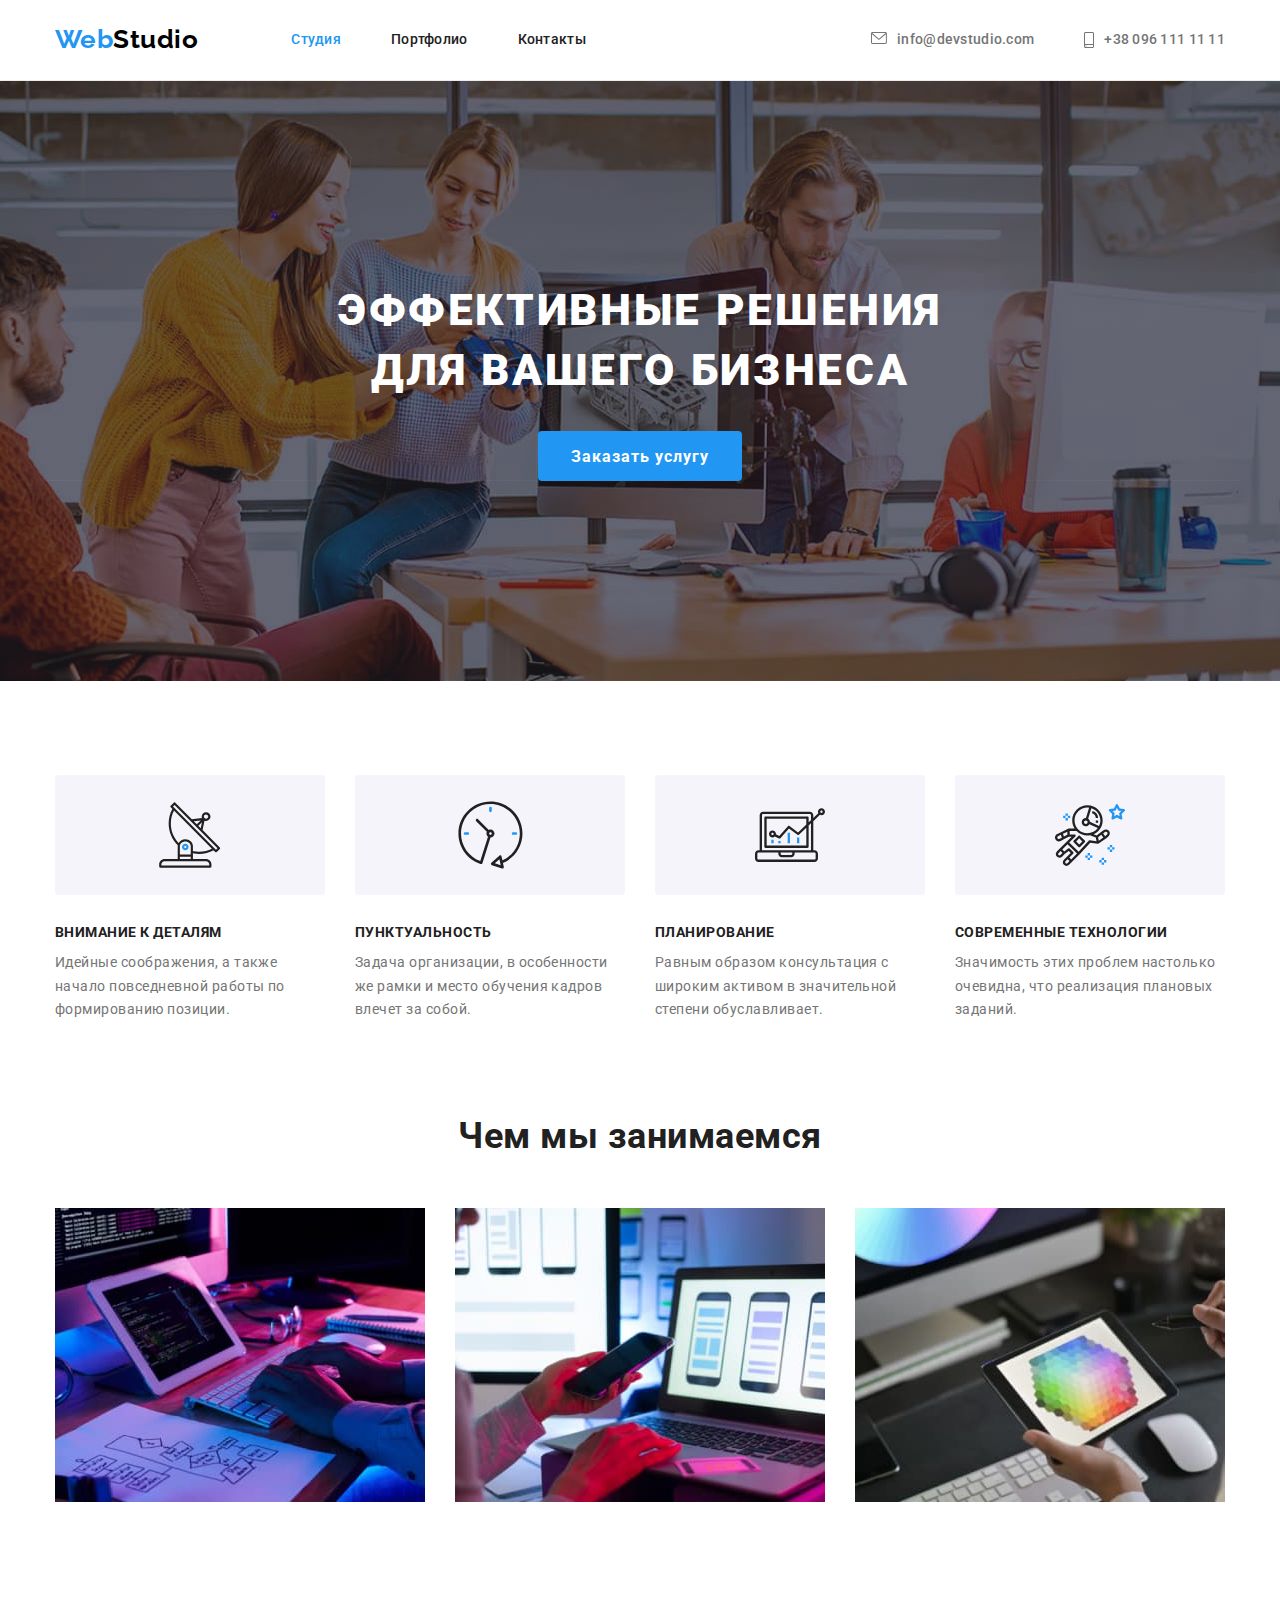
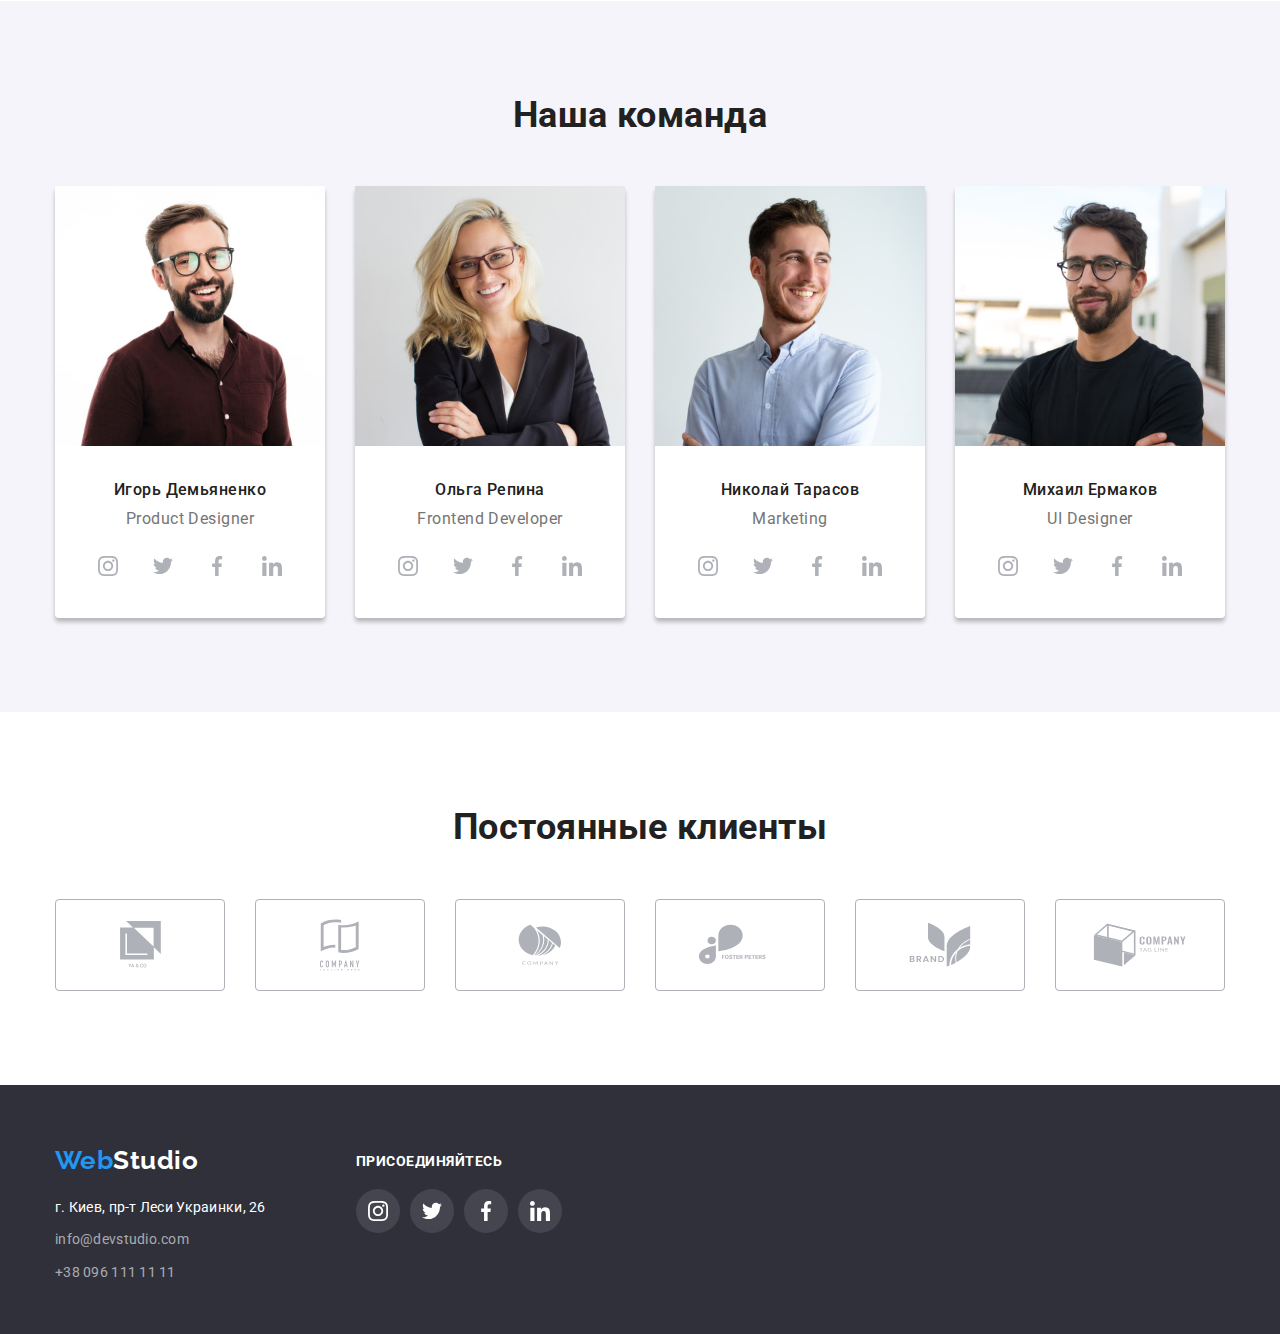
<file: index.html>
<!DOCTYPE html>
<html lang="ru">
<head>
    <meta charset="UTF-8">
    <meta http-equiv="X-UA-Compatible" content="IE=edge">
    <meta name="viewport" content="width=device-width, initial-scale=1.0">
    <title>Studio</title>

    <link rel="preconnect" href="https://fonts.googleapis.com">
    <link rel="preconnect" href="https://fonts.gstatic.com" crossorigin>
    <link 
    href="https://fonts.googleapis.com/css2?family=Raleway:wght@700&family=Roboto:wght@400;500;700;900&display=swap" 
    rel="stylesheet"
    />

    <link
    rel="stylesheet"
    href="https://cdnjs.cloudflare.com/ajax/libs/modern-normalize/1.0.0/modern-normalize.min.css"
    />

    <link rel="stylesheet" href="./css/styles.css"/>
</head>
<body class="page">
    <!--Шапка сайта-->
 <header class="page-header">

    <div class="container main-nav">

    <nav class="logo-and-nav">
        <!--Логотип сайта-->
     <a href="./" class="logo"><span class="web">Web</span>Studio</a>

     <!--Навигация на другие страницы-->
     <ul class="site-nav">
         <li class="nav-item"><a href="./" class="current-link">Студия</a></li>
         <li class="nav-item"><a href="./portfolio.html">Портфолио</a></li>
         <li class="nav-item"><a href="">Контакты</a></li>
     </ul>

     </nav>
       <!--Ссылка на почтовый ящик и контактный номер телефона-->
     <ul class="address-list contacts">
         <li class="address-item address-from-header">
           <a href="mailto:info@devstudio.com" class="letter" aria-label="Почтовый ящик">
            <svg class="postal-envelope" width="16" height="12">
              <use href="./images/symbol-defs.svg#icon-letter"></use>
            </svg>
            info@devstudio.com
          </a>
         </li>

         <li class="address-item address-from-header">           
           <a href="tel:+380961111111" class="phone" aria-label="Контактный телефон">
            <svg class="smartphone" width="10" height="16">
              <use href="./images/symbol-defs.svg#icon-smartphone"></use>
            </svg>
            +38 096 111 11 11
          </a>
        </li>
     </ul>

    </div>

<!--Конец шапки сайта-->  
 </header>

 <!--мэин - уникальный контент (меняющийся, который не повторяется на других страницах сайта)-->
 <main>
<!--Блог герой (главный заголовок страницы с кнопкой)-->
 
     <section class="hero section">
       <div class="hero-section container">
         <h1 class="title-of-hero">ЭФФЕКТИВНЫЕ РЕШЕНИЯ <br/>
            ДЛЯ ВАШЕГО БИЗНЕСА
         </h1>
         <button type="button" class="button-primary"><span class="order">Заказать услугу</span></button>
       </div>
     </section>
      

      <!--Второй сектор страницы (преимущества данной компании)-->
      <section class="section preview">
        <div class="container">
          <h2 class="hidden">В дальнейшем этот заголовок будет скрыт</h2>
          <ul class="future-list">
              <li class="item">
                <div class="benefits-icons">
                  <svg class="antenna" width="65.32" hight="70">
                    <use href="./images/symbol-defs.svg#icon-antenna"></use>
                  </svg>
                </div>
          <h3 class="advantages">ВНИМАНИЕ К ДЕТАЛЯМ</h3>
          <p class="description declaration">Идейные соображения, а также начало повседневной работы по формированию позиции.</p>
              </li>
              <li class="item">
                <div class="benefits-icons">
                  <svg class="clock" width="66.96" hight="70">
                    <use href="./images/symbol-defs.svg#icon-clock"></use>
                  </svg>
                </div>
            <h3 class="advantages">ПУНКТУАЛЬНОСТЬ</h3>
            <p class="description declaration">Задача организации, в особенности же рамки и место обучения кадров влечет за собой.</p>
              </li>
              <li class="item">
                <div class="benefits-icons">
                  <svg class="diagram" width="70" hight="70">
                    <use href="./images/symbol-defs.svg#icon-diagram"></use>
                  </svg>
                </div>
            <h3 class="advantages">ПЛАНИРОВАНИЕ</h3>
            <p class="description declaration">Равным образом консультация с широким активом в значительной степени обуславливает.</p>
            </li>
            <li class="item">
              <div class="benefits-icons">
                <svg class="astronaut" width="70" hight="70">
                  <use href="./images/symbol-defs.svg#icon-astronaut"></use>
                </svg>
              </div>
            <h3 class="advantages">СОВРЕМЕННЫЕ ТЕХНОЛОГИИ</h3>
            <p class="description declaration">Значимость этих проблем настолько очевидна, что реализация плановых заданий.</p>
            </li>    
          </ul>
        </div>
      </section>
      
      <!--Третий сектор с визуализацией работы компании (фотографии)-->
      <section class="section">
        <div class="container images">
          <h2 class="what-are-we-doing">Чем мы занимаемся</h2>
          <ul class="illustrations">
              <li class="illustration"><img src="./images/img1.jpg" alt="Code writing" width="370"></li>
              <li class="illustration"><img src="./images/img2.jpg" alt="Design" width="370"></li>
              <li class="illustration"><img src="./images/img3.jpg" alt="Stylization" width="370"></li>               
          </ul>
        </div>
      </section>

      <!--Четвертый сектор с фотографиями специалистов компании (с подписями)-->
      <section class="section our-team-container">
        <div class="container" >
          <h2 class="our-team">Наша команда</h2>
          <ul class="personalities">
              <li class="persona">
              <img src="./images/igor.jpg" alt="Igor Demyanenko is a Product Designer" width="270">
              <div class="buttom-of-persona">
              <h3>Игорь Демьяненко</h3>
              <p class="description">Product Designer</p>
              <ul class="social-links">
                <li>
                  <a class="source-icon" href="">
                    <svg class="social-network" width="20" height="20">
                      <use href="./images/symbol-defs.svg#icon-instagram"></use>
                    </svg>
                  </a>
                </li>

                <li>
                  <a class="source-icon" href="">
                    <svg class="social-network" width="20" height="20">
                      <use href="./images/symbol-defs.svg#icon-twitter"></use>
                    </svg>
                  </a>
                </li>

                <li>
                  <a class="source-icon" href="">
                    <svg class="social-network" width="20" height="20">
                      <use href="./images/symbol-defs.svg#icon-facebook"></use>
                    </svg>
                  </a>
                </li>

                <li>
                  <a class="source-icon" href="">
                    <svg class="social-network" width="20" height="20">
                      <use href="./images/symbol-defs.svg#icon-linkedin"></use>
                    </svg>
                  </a>
                </li>
              </ul>
              </div>
              </li>

              <li class="persona">
              <img src="./images/olga.jpg" alt="Olga Repina is a Frontend Developer" width="270">
              <div class="buttom-of-persona">
              <h3>Ольга Репина</h3>
              <p class="description">Frontend Developer</p>
              <ul class="social-links">
                <li>
                  <a class="source-icon" href="">
                    <svg class="social-network" width="20" height="20">
                      <use href="./images/symbol-defs.svg#icon-instagram"></use>
                    </svg>
                  </a>
                </li>

                <li>
                  <a class="source-icon" href="">
                    <svg class="social-network" width="20" height="20">
                      <use href="./images/symbol-defs.svg#icon-twitter"></use>
                    </svg>
                  </a>
                </li>

                <li>
                  <a class="source-icon" href="">
                    <svg class="social-network" width="20" height="20">
                      <use href="./images/symbol-defs.svg#icon-facebook"></use>
                    </svg>
                  </a>
                </li>

                <li>
                  <a class="source-icon" href="">
                    <svg class="social-network" width="20" height="20">
                      <use href="./images/symbol-defs.svg#icon-linkedin"></use>
                    </svg>
                  </a>
                </li>
              </ul>
              </div>
              </li>

              <li class="persona">
              <img src="./images/nikolay.jpg" alt="Nikolai Tarasov is a Marketing" width="270">
              <div class="buttom-of-persona">
              <h3>Николай Тарасов</h3>
              <p class="description">Marketing</p>
              <ul class="social-links">
                <li>
                  <a class="source-icon" href="">
                    <svg class="social-network" width="20" height="20">
                      <use href="./images/symbol-defs.svg#icon-instagram"></use>
                    </svg>
                  </a>
                </li>

                <li>
                  <a class="source-icon" href="">
                    <svg class="social-network" width="20" height="20">
                      <use href="./images/symbol-defs.svg#icon-twitter"></use>
                    </svg>
                  </a>
                </li>

                <li>
                  <a class="source-icon social-hover" href="">
                    <svg class="social-network" width="20" height="20">
                      <use href="./images/symbol-defs.svg#icon-facebook"></use>
                    </svg>
                  </a>
                </li>

                <li>
                  <a class="source-icon" href="">
                    <svg class="social-network" width="20" height="20">
                      <use href="./images/symbol-defs.svg#icon-linkedin"></use>
                    </svg>
                  </a>
                </li>
              </ul>
              </div>
              </li>

              <li class="persona">
              <img src="./images/mihail.jpg" alt="Mikhail Ermakov is a UI Designer" width="270">
              <div class="buttom-of-persona">
              <h3>Михаил Ермаков</h3>
              <p class="description">UI Designer</p>
              <ul class="social-links">
                <li>
                  <a class="source-icon" href="">
                    <svg class="social-network" width="20" height="20">
                      <use href="./images/symbol-defs.svg#icon-instagram"></use>
                    </svg>
                  </a>
                </li>

                <li>
                  <a class="source-icon" href="">
                    <svg class="social-network" width="20" height="20">
                      <use href="./images/symbol-defs.svg#icon-twitter"></use>
                    </svg>
                  </a>
                </li>

                <li>
                  <a class="source-icon" href="">
                    <svg class="social-network" width="20" height="20">
                      <use href="./images/symbol-defs.svg#icon-facebook"></use>
                    </svg>
                  </a>
                </li>

                <li>
                  <a class="source-icon" href="">
                    <svg class="social-network" width="20" height="20">
                      <use href="./images/symbol-defs.svg#icon-linkedin"></use>
                    </svg>
                  </a>
                </li>
              </ul>
              </div>
              </li>
          </ul>
        </div>
      </section>
 </main>

 <!--Секция постоянных клиентов-->

 <section class="section">
  <div class="container">
    <h2 class="regular-customers">Постоянные клиенты</h2>
    <ul class="our-clients">

    <li>
      <a class="customer" href="">
        <svg class="client-area ya-co" width="41" height="46.7">
          <use href="./images/symbol-defs.svg#icon-ya-co"></use>
        </svg>
      </a>
    </li>

    <li>
      <a class="customer" href="">
        <svg class="client-area tagline-here" width="40" height="52">
          <use href="./images/symbol-defs.svg#icon-tagline-here"></use>
        </svg>
      </a>
    </li>

    <li>
      <a class="customer" href="">
        <svg class="client-area company" width="43.46" height="41.18">
          <use href="./images/symbol-defs.svg#icon-company"></use>
        </svg>
      </a>
    </li>

    <li>
      <a class="customer" href="">
        <svg class="client-area peter-foster" width="84.44" height="40.62">
          <use href="./images/symbol-defs.svg#icon-peter-foster"></use>
        </svg>
      </a>
    </li>

    <li>
      <a class="customer" href="">
        <svg class="client-area brand" width="62.54" height="45.43">
          <use href="./images/symbol-defs.svg#icon-brand"></use>
        </svg>
      </a>
    </li>

    <li>
      <a class="customer" href="">
        <svg class="client-area company-tagline-here" width="93.79" height="43.93">
          <use href="./images/symbol-defs.svg#icon-company-tagline-here"></use>
        </svg>
      </a>
    </li>  

    </ul>
  </div>
 </section>

 
 <!--окончание мэйна (уникального контента, который не повторяется на других страницах сайта)-->

      <!--Подвал сайта (Логотип сайта с ссылкой на стартовую страницу + адрес с почтовым ящиком и контактным номером телефона)-->
      <footer class="footer">

        <div class="ending container">

        <div class="footer-adress-menu">
        <a href="./" class="logo logo-from-ending"><span class="web">Web</span></span><span class="studio">Studio</span></a>
        <address>
        <ul class="address-list">
        <li class="address-item address-from-footer"><a href="https://goo.gl/maps/rf6R2WwhsUxqRuNf8" class="main-adress">г. Киев, пр-т Леси Украинки, 26</a></li>
        <li class="address-item address-from-footer"><a href="mailto:info@devstudio.com">info@devstudio.com</a></li>
        <li class="address-item address-from-footer"><a href="tel:+380961111111">+38 096 111 11 11</a></li>
        </ul>
        </address>
        </div>

        <div class="footer-socials">
        <h3 class="join">Присоединяйтесь</h3>
        <ul class="footer-icons">
          <li>
            <a class="last-socials" href="">
              <svg class="footer-social-network" width="20" height="20">
                <use href="./images/symbol-defs.svg#icon-instagram"></use>
              </svg>
            </a>
          </li>

          <li>
            <a class="last-socials" href="">
              <svg class="footer-social-network" width="20" height="20">
                <use href="./images/symbol-defs.svg#icon-twitter"></use>
              </svg>
            </a>
          </li>

          <li>
            <a class="last-socials" href="">
              <svg class="footer-social-network" width="20" height="20">
                <use href="./images/symbol-defs.svg#icon-facebook"></use>
              </svg>
            </a>
          </li>

          <li>
            <a class="last-socials" href="">
              <svg class="footer-social-network" width="20" height="20">
                <use href="./images/symbol-defs.svg#icon-linkedin"></use>
              </svg>
            </a>
          </li>
        </ul>
        </div>

        </div>
        
     
      </footer>
</body>

</html>
</file>
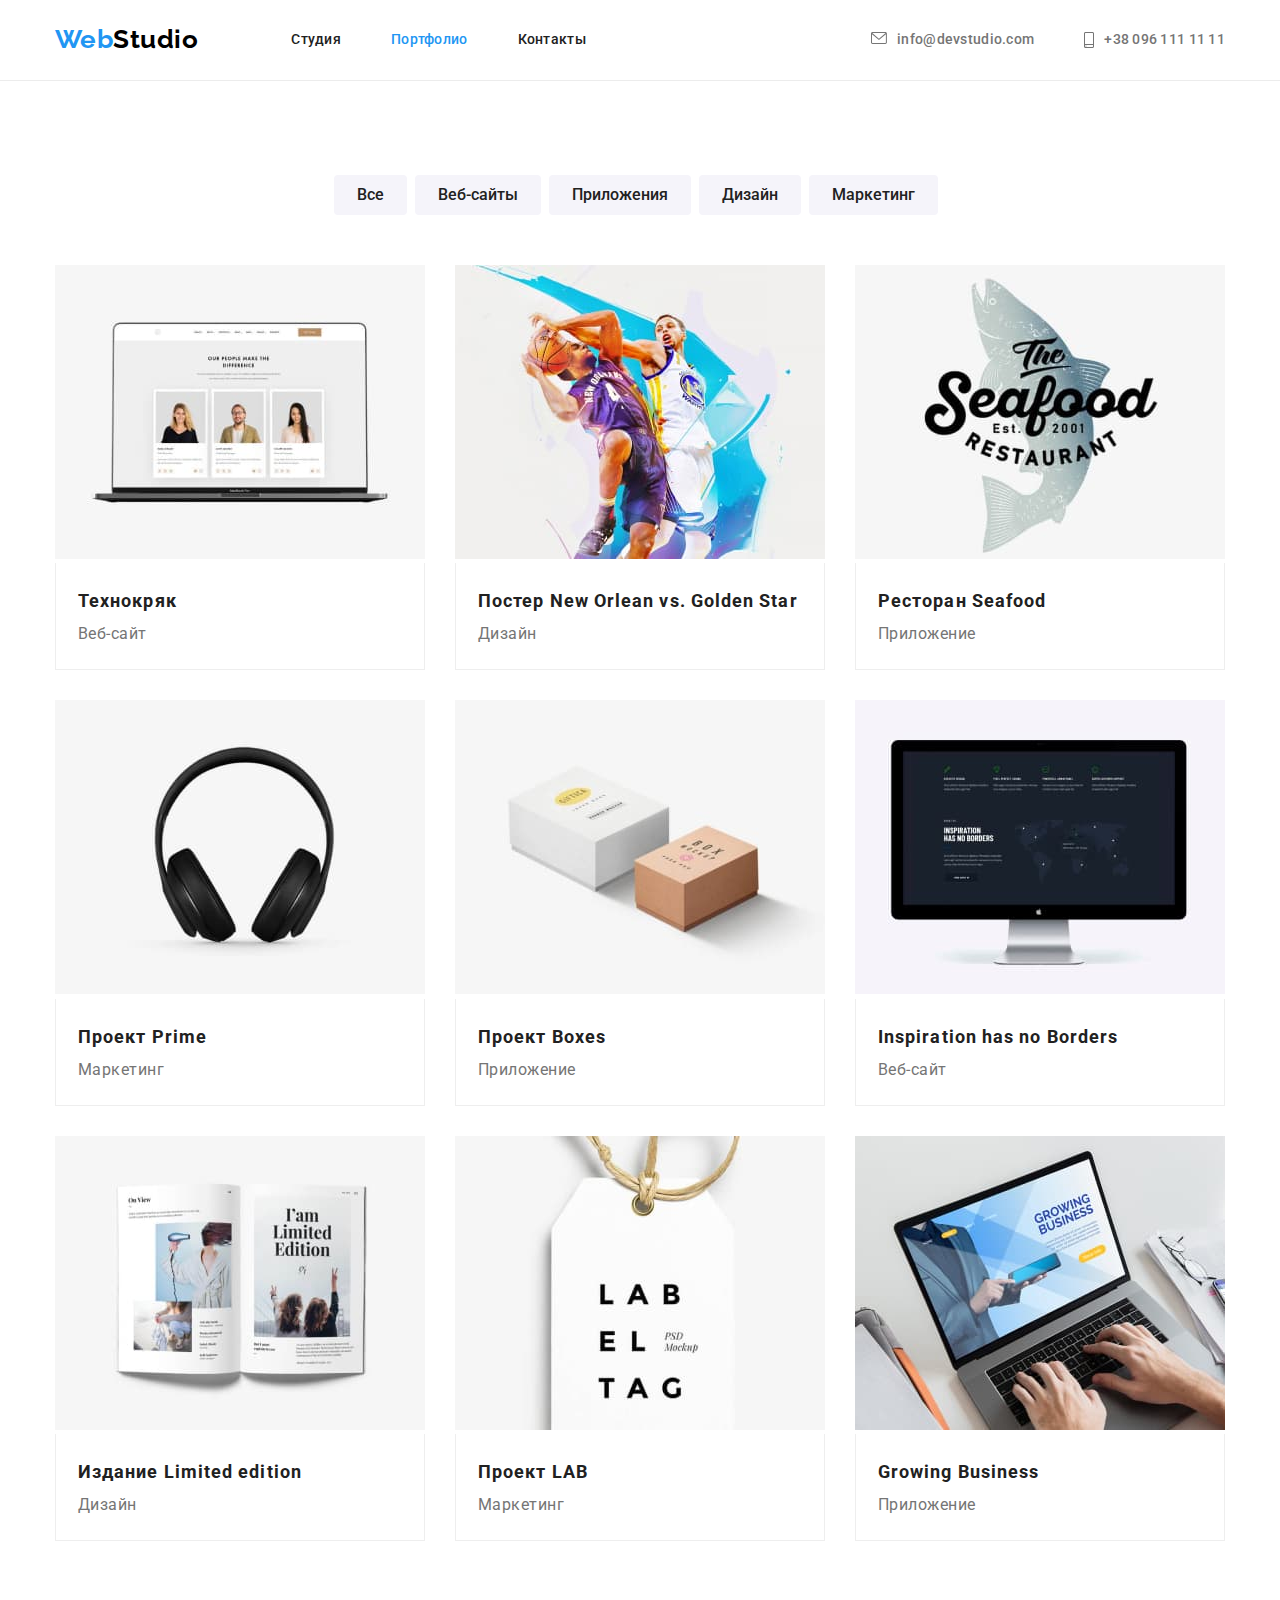
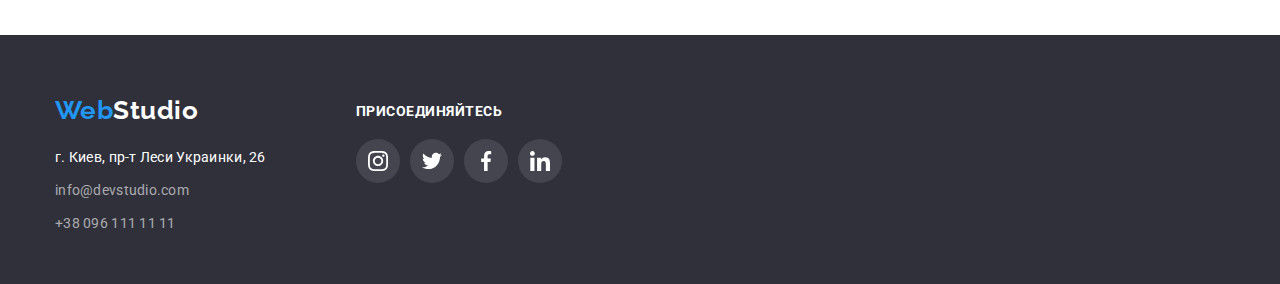
<file: portfolio.html>
<!DOCTYPE html>
<html lang="ru">
<head>
    <meta charset="UTF-8">
    <meta http-equiv="X-UA-Compatible" content="IE=edge">
    <meta name="viewport" content="width=device-width, initial-scale=1.0">
    <title>Portfolio</title>

    <link rel="preconnect" href="https://fonts.googleapis.com">
    <link rel="preconnect" href="https://fonts.gstatic.com" crossorigin>
    <link 
    href="https://fonts.googleapis.com/css2?family=Raleway:wght@700&family=Roboto:wght@400;500;700;900&display=swap" 
    rel="stylesheet"
    />

    <link
    rel="stylesheet"
    href="https://cdnjs.cloudflare.com/ajax/libs/modern-normalize/1.0.0/modern-normalize.min.css"
    />

    <link rel="stylesheet" href="./css/styles.css"/>
</head>
 <body class="page">
 <!--Шапка сайта-->
 <header class="page-header">

    <div class="container main-nav">

     <nav class="logo-and-nav">
     <!--Логотип сайта-->
     <a href="./" class="logo"><span class="web">Web</span>Studio</a>

     <!--Навигация на другие страницы-->
     <ul class="site-nav">
         <li class="nav-item"><a href="./index.html">Студия</a></li>
         <li class="nav-item"><a href="./portfolio.html" class="current-link">Портфолио</a></li>
         <li class="nav-item"><a href="">Контакты</a></li>
     </ul>
     </nav>

       <!--Ссылка на почтовый ящик и контактный номер телефона-->
       <ul class="address-list contacts">
        <li class="address-item address-from-header">
          <a href="mailto:info@devstudio.com" class="letter" aria-label="Почтовый ящик">
           <svg class="postal-envelope" width="16" height="12">
             <use href="./images/symbol-defs.svg#icon-letter"></use>
           </svg>
           info@devstudio.com
         </a>
        </li>

        <li class="address-item address-from-header">           
          <a href="tel:+380961111111" class="phone" aria-label="Контактный телефон">
           <svg class="smartphone" width="10" height="16">
             <use href="./images/symbol-defs.svg#icon-smartphone"></use>
           </svg>
           +38 096 111 11 11
         </a>
       </li>
       </ul>

    </div>
    
<!--Конец шапки сайта-->
 </header>

 <!--мэин - уникальный контент (меняющийся, который не повторяется на других страницах сайта)-->
 <main>

    <!--Список из кнопок (фильтр)(функционал будет подключен позже)-->
        <section class="filter section">

        <div class="container">

        <h1 class="hidden">В дальнейшем этот заголовок будет скрыт</h1>              
        <ul class="switchers">        
        <li class="switcher-items"><button type="button" class="button-secondary">Все</button></li>
        <li class="switcher-items"><button type="button" class="button-secondary">Веб-сайты</button></li>
        <li class="switcher-items"><button type="button" class="button-secondary apps">Приложения</button></li>
        <li class="switcher-items"><button type="button" class="button-secondary design">Дизайн</button></li>
        <li class="switcher-items"><button type="button" class="button-secondary marketing">Маркетинг</button></li>
        </ul>        
           
     <!--Список с демонстрацией практической деятельности компании(картинки-ссылки)-->

     <ul class="cards">

     <li class="our-experience">
     <a href="#">
     <img src="./images/ourpeople.jpg" alt="Our people make the difference" width="370"/>
     <div class="our-pride">
     <h2 class="title-cards">Технокряк</h2>
     <p class="description cards-description">Веб-сайт</p>
     </div>
     </a>
     </li>

     <li class="our-experience">
     <a href="#">
     <img src="./images/poster.jpg" alt="Poster New Orlean vs. Golden Star" width="370"/>
     <div class="our-pride">
     <h2 class="title-cards">Постер New Orlean vs. Golden Star</h2>
     <p class="description cards-description">Дизайн</p>
     </div>
     </a>
     </li>

     <li class="our-experience">
     <a href="#">
     <img src="./images/seafood.jpg" alt="Restaurant Seafood" width="370"/>
     <div class="our-pride">
     <h2 class="title-cards">Ресторан Seafood</h2>
     <p class="description cards-description">Приложение</p>
     </div>
     </a>
     </li>

     <li class="our-experience">
     <a href="#">
     <img src="./images/headphones.jpg" alt="Project Prime" width="370"/>
     <div class="our-pride">
     <h2 class="title-cards">Проект Prime</h2>
     <p class="description cards-description">Маркетинг</p>
     </div>
     </a>
     </li>

     <li class="our-experience">
     <a href="#">
     <img src="./images/boxes.jpg" alt="Project Boxes" width="370"/>
     <div class="our-pride">
     <h2 class="title-cards">Проект Boxes</h2>
     <p class="description cards-description">Приложение</p>
     </div>
     </a>
     </li>

     <li class="our-experience">
     <a href="#">
     <img src="./images/monitor.jpg" alt="Inspiration has no borders" width="370"/>
     <div class="our-pride">
     <h2 class="title-cards">Inspiration has no Borders</h2>
     <p class="description cards-description">Веб-сайт</p>
     </div>
     </a>
     </li>

     <li class="our-experience">
     <a href="#">
     <img src="./images/magazine.jpg" alt="Magazine Limited edition" width="370"/>
     <div class="our-pride">
     <h2 class="title-cards">Издание Limited edition</h2>
     <p class="description cards-description">Дизайн</p>
     </div>
     </a>
     </li>

     <li class="our-experience">
     <a href="#">
     <img src="./images/lab.jpg" alt="Project LAB" width="370"/>
     <div class="our-pride">
     <h2 class="title-cards">Проект LAB</h2>
     <p class="description cards-description">Маркетинг</p>
     </div>
     </a>
     </li>

     <li class="our-experience">
     <a href="#">
     <img src="./images/laptop.jpg" alt="Growing business" width="370"/>
     <div class="our-pride">
     <h2 class="title-cards">Growing Business</h2>
     <p class="description cards-description">Приложение</p>
     </div>
     </a>
     </li>

     </ul>

     </div>
    </section>

 </main>

  <!--окончание мэйна (уникального контента, который не повторяется на других страницах сайта)-->

      <!--Подвал сайта (Логотип сайта с ссылкой на стартовую страницу + адрес с почтовым ящиком и контактным номером телефона)-->
      <footer class="footer">

        <div class="ending container">

        <div class="footer-adress-menu">
        <a href="./" class="logo logo-from-ending"><span class="web">Web</span></span><span class="studio">Studio</span></a>
        <address>
        <ul class="address-list">
        <li class="address-item address-from-footer"><a href="https://goo.gl/maps/rf6R2WwhsUxqRuNf8" class="main-adress">г. Киев, пр-т Леси Украинки, 26</a></li>
        <li class="address-item address-from-footer"><a href="mailto:info@devstudio.com">info@devstudio.com</a></li>
        <li class="address-item address-from-footer"><a href="tel:+380961111111">+38 096 111 11 11</a></li>
        </ul>
        </address>
        </div>

        <div class="footer-socials">
        <h3 class="join">Присоединяйтесь</h3>
        <ul class="footer-icons">
          <li>
            <a class="last-socials" href="">
              <svg class="footer-social-network" width="20" height="20">
                <use href="./images/symbol-defs.svg#icon-instagram"></use>
              </svg>
            </a>
          </li>

          <li>
            <a class="last-socials" href="">
              <svg class="footer-social-network" width="20" height="20">
                <use href="./images/symbol-defs.svg#icon-twitter"></use>
              </svg>
            </a>
          </li>

          <li>
            <a class="last-socials" href="">
              <svg class="footer-social-network" width="20" height="20">
                <use href="./images/symbol-defs.svg#icon-facebook"></use>
              </svg>
            </a>
          </li>

          <li>
            <a class="last-socials" href="">
              <svg class="footer-social-network" width="20" height="20">
                <use href="./images/symbol-defs.svg#icon-linkedin"></use>
              </svg>
            </a>
          </li>
        </ul>
        </div>

        </div>
        
     
      </footer>
</body>

</html>
</file>
<file: css/styles.css>
:root {
    --primary-text-color: #212121;
    --description-text-color: #757575;
    --primary-white-color: #FFFFFF;
    --accent-blue-color: #2196F3;
    --active-color: #4682B4;
    --background-color-for-main-page: #E5E5E5;
    --decoration-line: #2F303A;
    --highlight-color: #000000;
    --social-links-color: #AFB1B8;
    }

/*общая стилизация страницы*/
.page {       
    font-family: Roboto, sans-serif;
    color: var(--primary-text-color);
    letter-spacing: 0.03em;
    }

    h1,
    h2,
    h3,
    h4,
    h5,
    h6 {
    margin: 0;
    }

    p {
    margin: 0;
    }

    ul {
    margin: 0;
    padding: 0;
    }

 .container {
      max-width: 1200px;
      padding-left: 15px;
      padding-right: 15px;
      margin-left: auto;
      margin-right: auto;      
      } 

 .section {
    padding-top: 94px;
    padding-bottom: 94px;    
    }



 /*уборка всех маркеров со всех списков*/
 ul {
    list-style: none;
 } 

 /* уборка всех подчеркиваний у ссылок */
 a {
    text-decoration: none;
 }

/*уборка всех лишних заголовков*/
.hidden {
   display: none;
 }

/*стилизация всех подписей (абзацы) в серый цвет, согласно макету)*/
 .description {
    color: var(--description-text-color);    
 } 

 /*стилизация шапки страницы логотипа (включая версию логотипа подвала)*/

 .main-nav {
    display: flex;    
    align-items: center;              
 }

 .logo-and-nav {
   display: flex;    
   align-items: center;      
 }


 .page-header {
    background-color: var(--primary-white-color);
    justify-content: space-between;
    border-bottom: 1px solid #ECECEC;      
 } 

 .address-from-header:not(:last-child) {
   margin-right: 50px;
 }

 .nav-item:not(:last-child) {
   margin-right: 50px;
 }

 .logo {
    color: var(--highlight-color);
    font-family: Raleway;
    font-weight: 700;
    font-size: 26px;
    line-height: 1.19;

    text-decoration: none;
    display: flex;    
    align-items: center;
    margin-right: 93px;     
    text-decoration: none;
    padding-top: 24px;
    padding-bottom: 25px;    
    }
 
 .logo > .web {
    color: var(--accent-blue-color);
 }

 .logo > .studio {
    color: var(--primary-white-color);
 } 

 .logo:hover, .logo:focus {
    color: #7B68EE;
  }

 .logo:active {
     color: var(--active-color);
  }

 /*навигация по сайту (ссылки на разделы сайта)*/
 .site-nav a {
    color: inherit;
    display: block;
    padding-top: 32px;
    padding-bottom: 32px;    
 }
 
 .site-nav {
   font-weight: 500;
   font-size: 14px;
   line-height: 1.14;
   letter-spacing: 0.02em;
   display: flex;    
    align-items: center;
        
 }

  .nav-item a:hover, a:focus {
    color: var(--accent-blue-color);
 }
 .nav-item a:active {
    color: var(--active-color);
 }

 .site-nav .nav-item .current-link {
    color: var(--accent-blue-color);
 }

 /*адреса и контактные данные*/
 .address-list {
   font-weight: 500;
   font-size: 14px;
   line-height: 1.14;
   letter-spacing: 0.02em;
 }
   .main-adress {
   color: #FFFFFF;
   font-style: normal;
   font-weight: 400;
   font-size: 14px;
   line-height: 1.71;
   
 }

  .address-from-footer a {
   color: rgba(255, 255, 255, 0.6);
    font-family: Roboto;
    font-style: normal;
    font-weight: 400;
    font-size: 14px;
    line-height: 1.71;
 }

 .address-from-header a {    
     color: var(--description-text-color);
      display: flex; 
      padding-top: 32px;
      padding-bottom: 32px;         
   }     

 .contacts {
    display: flex;    
    margin-left: auto;              
 }

 .address-from-header:last-child {
    margin-right: 0;
 }
    
 .address-item a:hover, a:focus {
    color: var(--accent-blue-color);
 }
 .address-item a:active {
   color: var(--active-color);
 }

 .ending .address-list .main-adress {
   color: var(--primary-white-color);
 }

 .ending .address-list .main-adress:hover {
 color: var(--accent-blue-color);
 }


 /* Оформление иконок конверта и смартфона */

 /*конверт*/
 .postal-envelope {    
    content: "";
    height: 100%;        
    display: flex;
    background-size: contain;
    align-items: center;
    justify-content: center;      
    }

    .postal-envelope {
     margin-right: 10px;
    }

    .letter:hover,
    .letter:focus {
      --color3: #2196F3;
    }

  /*смартфон*/
   .smartphone {    
    content: "";
    height: 100%;        
    display: flex;
    background-size: contain;
    align-items: center;
    justify-content: center;
   }

   .smartphone {    
    margin-right: 10px;
   }

   .phone:hover,
   .phone:focus {
     --color3: #2196F3;
   }
    
 /*стилизация раздела - герой*/ 
 .hero {
    background-image:
    linear-gradient(rgba(47, 48, 58, 0.4), rgba(47, 48, 58, 0.4)),
    url("../images/team.jpg"); 
    background-size: 1600px;
    background-repeat: no-repeat;
    background-position: center;        
    padding-top: 200px;
    padding-bottom: 200px;
 }

 .hero-section {
   background-color: var(--decoration-line);
   background-image: 
   linear-gradient(rgba(47, 48, 58, 0.4), rgba(47, 48, 58, 0.4)),
   url("../images/team.jpg");
   background-position: center;   
   justify-content: center;      
   }

 .hero-section > .title-of-hero {
    color: var(--primary-white-color);
    font-weight: 900;
    font-size: 44px;
    line-height: 1.36;
    text-align: center;
    letter-spacing: 0.06em;
    text-transform: uppercase;
    margin-bottom: 30px;         
 }



 /* Кнопки (button-primary - для раздела герой, button-secondary - кнопки фильтра)*/
 .button-primary {
      color: var(--primary-white-color);
      background-color: var(--accent-blue-color);
      cursor: pointer;
      font-family: inherit;  
      display: block;
      margin: auto;
      height: 50px;       
      border: 1px solid transparent;
      border-radius: 4px;
      padding: 10px 32px;             
     }

     .button-primary:hover {
      color: var(--primary-white-color);
      background-color: var(--active-color);
     }

 .order {
      font-weight: 700;
      font-size: 16px;
      line-height: 1.87;
      align-items: center;
      text-align: center;
      letter-spacing: 0.06em;
     }
     
 .button-secondary {
     color: var(--primary-text-color);
     background-color: #F5F4FA;
     cursor: pointer;
     font-family: inherit;
     font-style: normal;
     font-weight: 500;
     font-size: 16px;
     line-height: 1.62;
     border: 1px solid transparent;
     border-radius: 4px;
     padding: 6px 22px;                
    }

    .switcher-items {
      margin-right: 8px;       
    }

    .button-secondary:hover, :focus {
      box-shadow: opx 4px 4px 0px rgba(0, 0, 0, 0.25);
    }

    .button-secondary:last-child {
     margin-right: 0px;
    }

     .filter {
     text-align: center;     
     display: flex;               
     }
     
     .well {
        margin-bottom: 50px;
     }

     .switchers {
      display: flex;
      justify-content: center;
     }

     .button-secondary {      
      display: flex;
      align-items: center;
     }

      
     
 .button-secondary:hover, .button-secondary:focus {
     color: var(--primary-white-color);
     background-color: var(--accent-blue-color);
     box-shadow: 0px 2px 2px 0px #0000001F;
     box-shadow: 0px 1px 2px 0px #00000014;
     box-shadow: 0px 3px 1px 0px #0000001A;
    }

 /* стилизация второго сектор страницы студия (преимущества данной компании) */

 .preview {
    padding-top: 94px;
    padding-bottom: 0px;
 }

 .future-list {
   display: flex;
   align-items: center;
 }

 .future-list .item {
    width: 270px;    
 }

 .item:not(:last-child) {
   margin-right: 30px;
 }

  .advantages {
   font-weight: 700;
   font-size: 14px;
   line-height: 1.14;
   margin-bottom: 10px;
 }

 /* векторный декоратив для сектора преимуществ компании*/

 .benefits-icons {
  display: flex;
  align-items: center;
  justify-content: center;
  width: 270px;
  height: 120px; 
  background-color: #F5F4FA;
  margin-bottom: 30px;
  border-radius: 4px;  
 }

 /*-----------------------------------*/

  .declaration {
   font-weight: 400;
   font-size: 14px;
   line-height: 1.71;    
   } 

   .declaration:not(:last-child) {
      margin-right: 30px;
   }

  .what-are-we-doing {
   font-weight: 700;
   font-size: 36px;
   line-height: 1.16;
   text-align: center;

   margin-bottom: 50px;            
 }

 .illustrations {
   display: flex;
   justify-content: center;     
 }

 .illustration:not(:last-child) {
   margin-right: 30px;
 }

  .our-team {
   font-weight: 700;
   font-size: 36px;
   line-height: 1.16;
   text-align: center;
   margin-bottom: 50px;   
 }

 .personalities {
   display: flex;
   align-items: center;
   margin-left: -30px;   
 }

 .persona {
   flex-basis: calc((100% - 4 * 30px) / 3);
   margin-left: 30px;
   box-shadow: 0 4px 4px 0px rgba(0, 0, 0, 0.25);
   background-color: var(--primary-white-color);
   border-radius: 4px;   
   }

 .buttom-of-persona {
    border-radius: 4px;
    padding: 30px;    
 }

 .buttom-of-persona > p {
  margin-bottom: 10px;
 }

  .personalities h3 {
   font-weight: 500;
   font-size: 16px;
   line-height: 1.18;
   text-align: center;   
   margin-bottom: 10px;
  }

  .personalities p {
   font-weight: 400;
   font-size: 16px;
   line-height: 1.18;
   text-align: center;
   margin-bottom: 16px;
 }

 .our-team-container {
  background-color: #F5F4FA;
 }

 /* стилизация карточек сотрудников ссылками на социальные сети */

 .social-links {
  display: flex;
  flex-wrap: wrap;
  justify-content: space-evenly;
 }

 .social-links > li {
  width: 44px;
  height: 44px;   
 }

 .social-links > li:not(:last-child) {
  margin-right: 10px;
 }

 /* стилизация ссылок на соц сети под карточками сотрудников*/ 
 .source-icon {
  display: flex;  
  width: 44px;
  height: 44px; 
  border-radius: 50%;
  height: 100%;
  background-color: var(--primary-white-color);    
  background-repeat: no-repeat; 
  justify-content: center;
  align-items: center;     
  }

  .source-icon:hover, 
  .source-icon:focus {       
     background-color: var(--accent-blue-color);
   }

  .source-icon:hover, 
  .source-icon:focus {
    --color1:#FFFFFF; 
  }
   
  .social-network { 
    display: flex; 
    color: var(--social-links-color);    
    text-align: center;               
  }

  
 /* Стилизация второго сектора страницы "Портфолио"
 с демонстрацией практической деятельности компании(картинки-ссылки)*/

 .switchers {
 justify-content: center;
 display: flex;
 margin-bottom: 50px; 
 }

 .cards a {
   color: inherit;   
 }

 .cards {
   display: flex;
   flex-wrap: wrap;
   gap: 30px;
   justify-content: center;      
 }

  .our-experience {
 flex-basis: calc((100% - 2 * 30px) / 3);
  }
 
  .our-experience:focus {
   color: var(--highlight-color);
 }

 .our-experience:hover {
   box-shadow: 0px 4px 4px 0px rgba(0, 0, 0, 0.25);
 }

  .title-cards {
   font-weight: 700;
   font-size: 18px;
   line-height: 2;
   letter-spacing: 0.06em;
   text-align: left;
 }

  .cards-description {
   font-weight: 400;
   font-size: 16px;
   line-height: 1.87;
   text-align: left;
 }

 .our-pride {
    padding: 20px 22px;
    border-right: 1px solid #EEEEEE;
    border-bottom: 1px solid #EEEEEE;
    border-left: 1px solid #EEEEEE;
 }

/*Секция постоянных клиентов*/
  .regular-customers {
    font-weight: 700px;
    font-size: 36px;
    line-height: 1.17;
    text-align: center;
    margin-bottom: 50px;
  }

  .customer {
    height: 100%;
    display: flex;
    width: 170px;
    height: 92px;
    border: 1px solid rgba(175, 177, 184, 1);
    border-radius: 4px;
    justify-content: center;
    align-items: center;
  }

  .customer:hover, 
  .customer:focus {       
     background-color: #FFFFFF;
     border-color: var(--accent-blue-color);
   }

  .customer:hover, 
  .customer:focus {
    --color1:#2196f3; 
  }

  .our-clients {
    display: flex;
    justify-content: space-between;
    align-items: center;       
  }

  .our-clients > li:not(:last-child) {
    margin-right: 30px;
  }

 
/*стилизация подвала*/
  .footer {
    background-color: var(--decoration-line);
    padding-top: 60px;
    }

  .ending {
    background-color: var(--decoration-line);
    display: flex;     
  }

  .logo-from-ending {
     display: inline-block;
     flex-wrap: wrap;
     margin-bottom: 20px;
     padding-top: 0px;
     padding-bottom: 0px;         
  }

  .ending .address-list {
    width: 231px;
    height: 81px;
    display: inline-block;
    flex-wrap: wrap;
    padding: 0px;       
  }

  .address-from-footer:not(:last-child) {
     margin-bottom: 9px;
  }

/* ветка с социальными сетями */ 
  .footer-socials {
    display: flex;
    flex-wrap: wrap;
    width: 206px;
    height: 80px;
    margin-top: 9px;
    margin-left: 70px;
    margin-bottom: 100px;           
  }

  .join {
    text-transform: uppercase;
    font-size: 14px;
    line-height: 1.14;
    line-height: 100%;
    font-weight: 700px;
    color: var(--primary-white-color);
    margin-bottom: 20px;
  }

  .last-socials {
    display: flex;  
    width: 44px;
    height: 44px;
    border-radius: 50%;
    height: 100%;
    background-color: rgba(255, 255, 255, 0.1);;    
    background-repeat: no-repeat; 
    justify-content: center;
    align-items: center;     
    }
    
    .last-socials:hover, 
    .last-socials:focus {       
       background-color: var(--accent-blue-color);
     }
  
    .last-socials:hover, 
    .last-socials:focus {
      --color1:#FFFFFF; 
    }
     
    .footer-social-network { 
      display: flex; 
      --color1:#FFFFFF;    
      text-align: center;               
    }
    
    .footer-adress-menu {
      display: inline-block;
      width: 231px;
      padding: 0px;
    }

    .footer-icons {
      display: flex;
      flex-wrap: wrap;
      justify-content: space-evenly;
     }
    
     .footer-icons > li {
      width: 44px;
      height: 44px;
     }

     .footer-icons > li:not(:last-child) {
      margin-right: 10px;
     }
</file>
